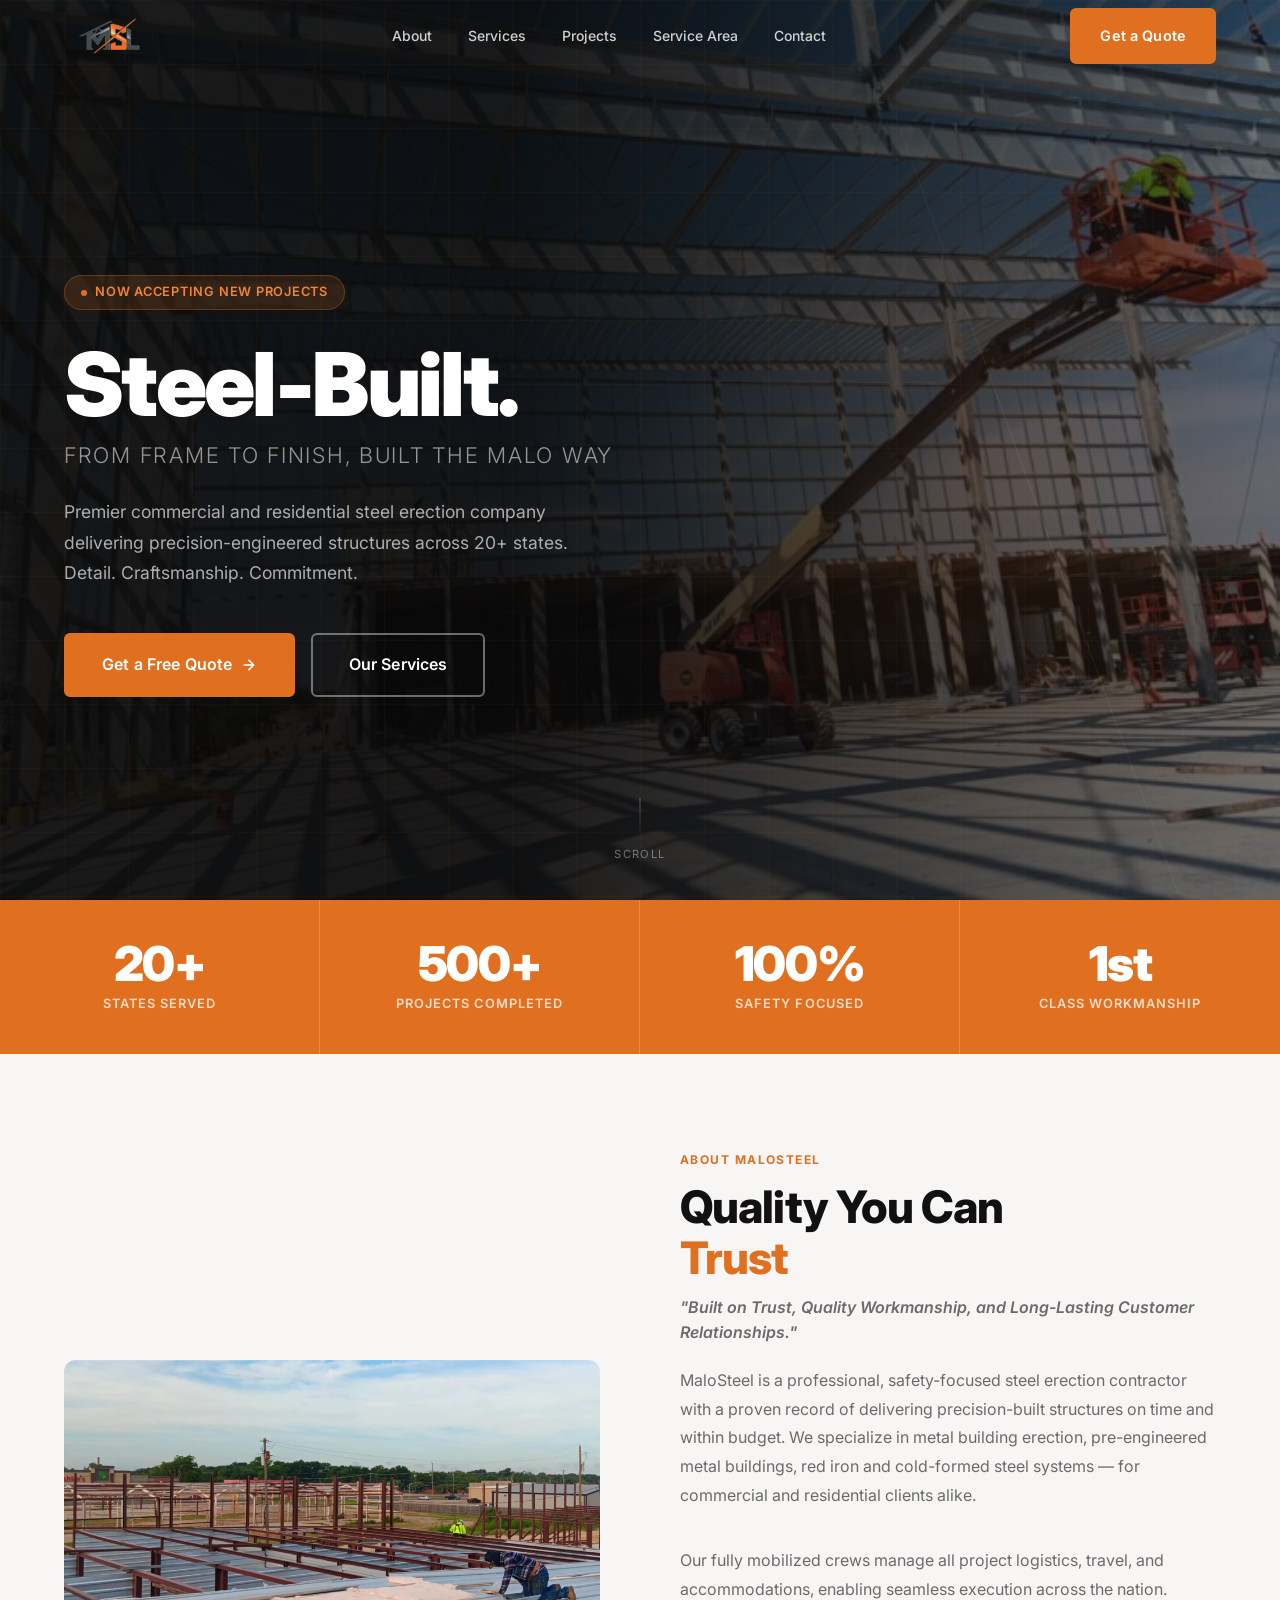
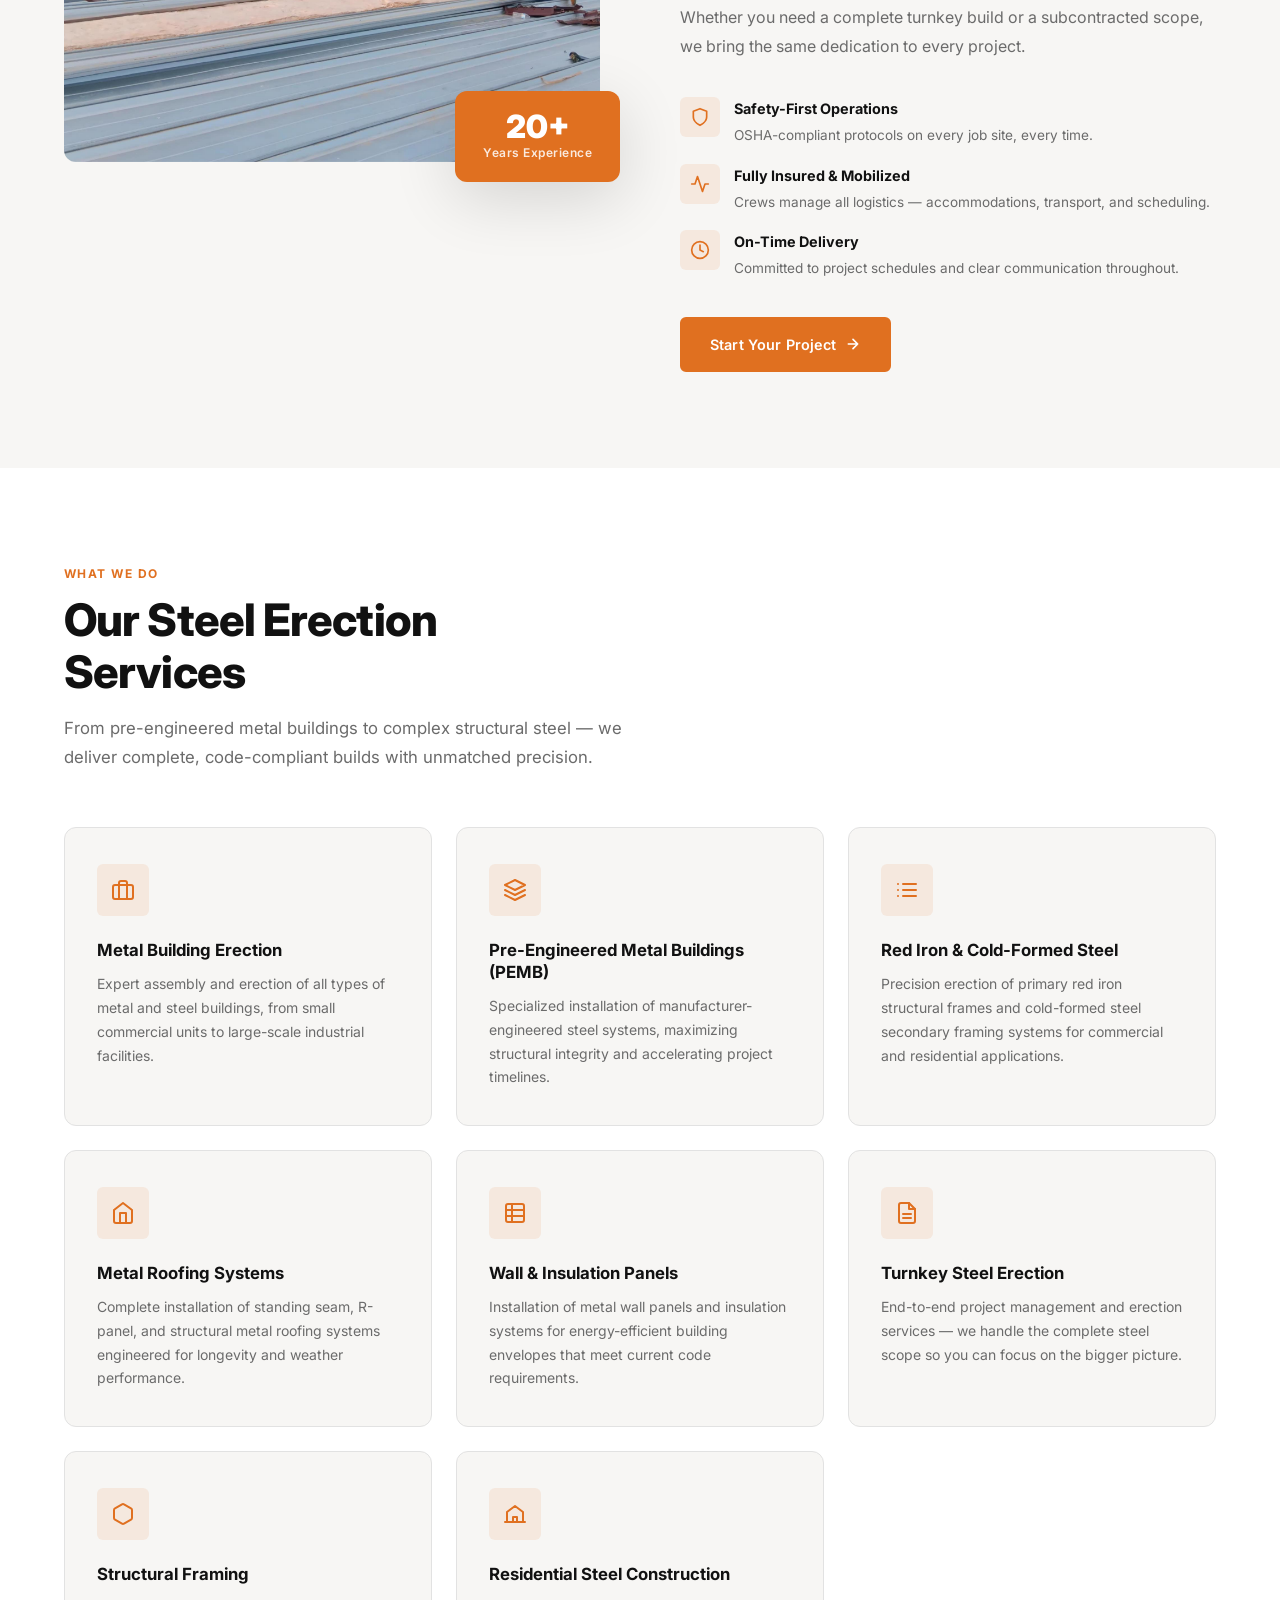
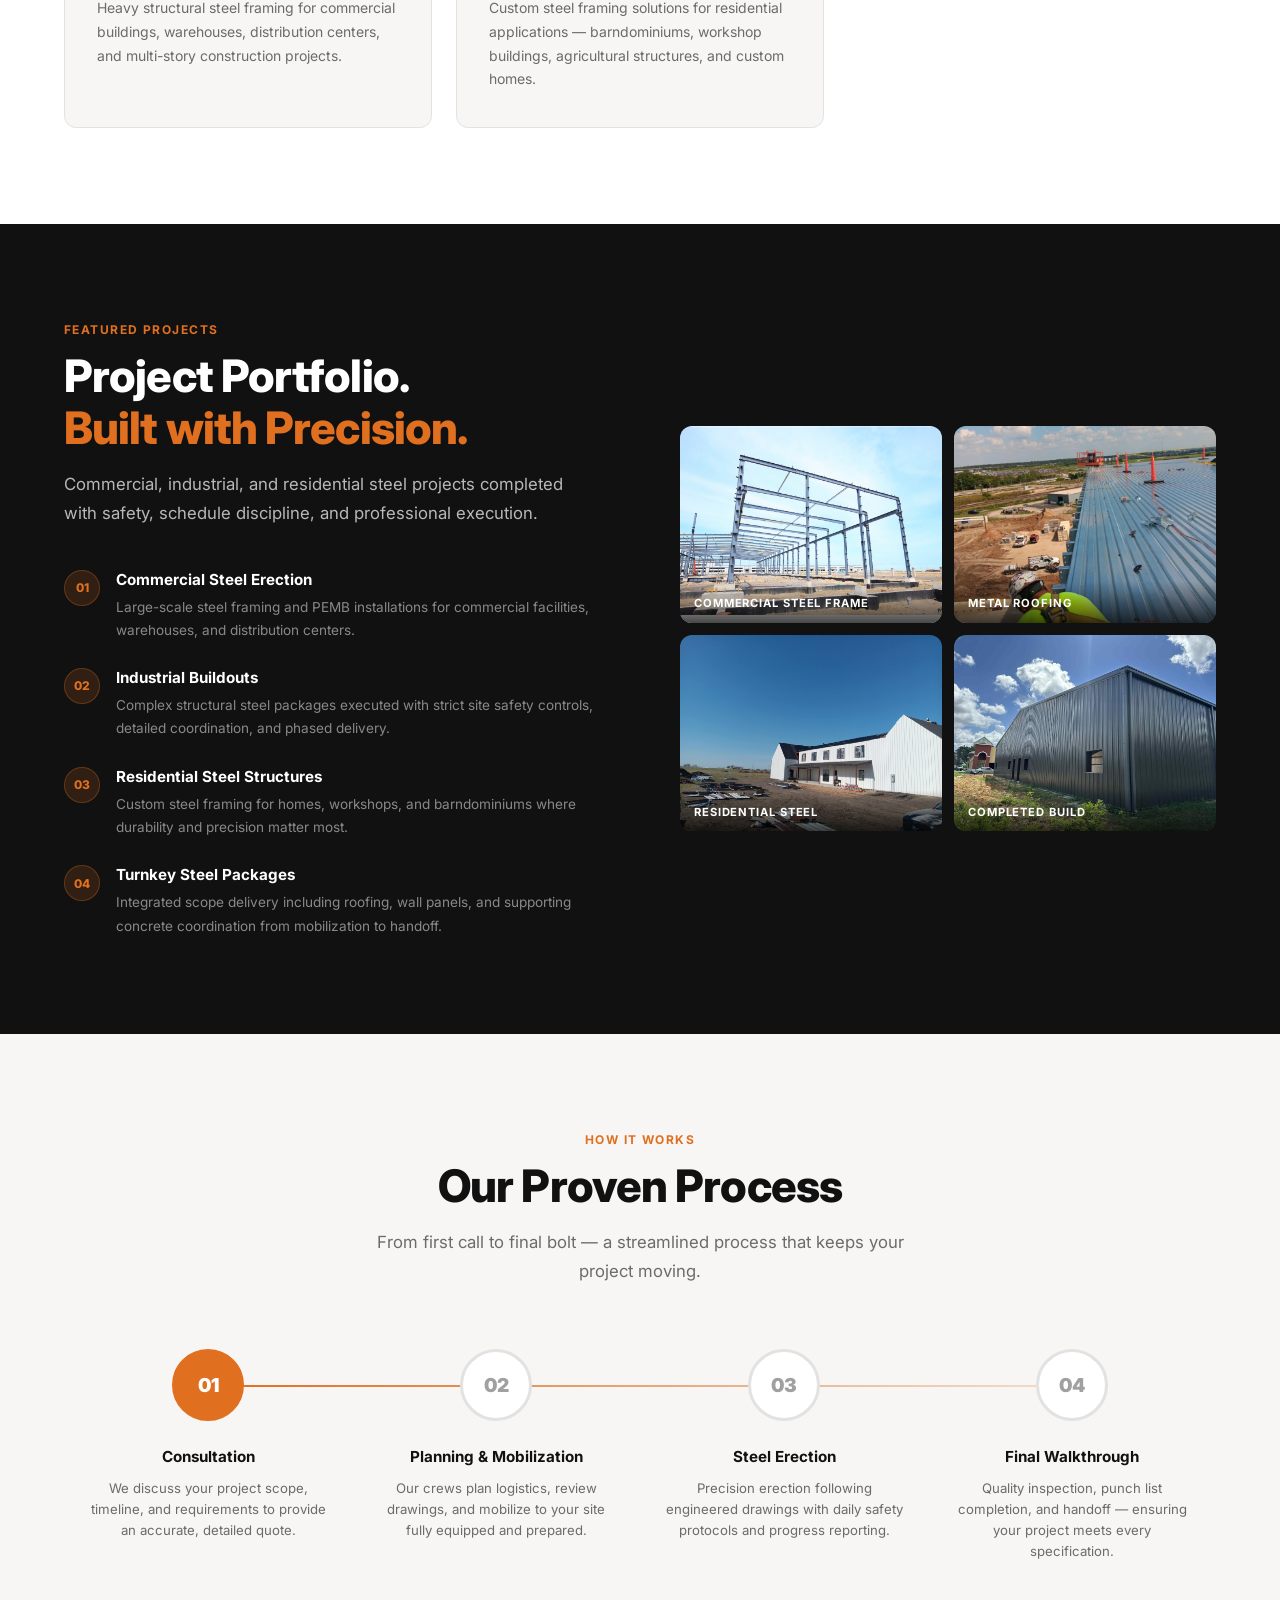
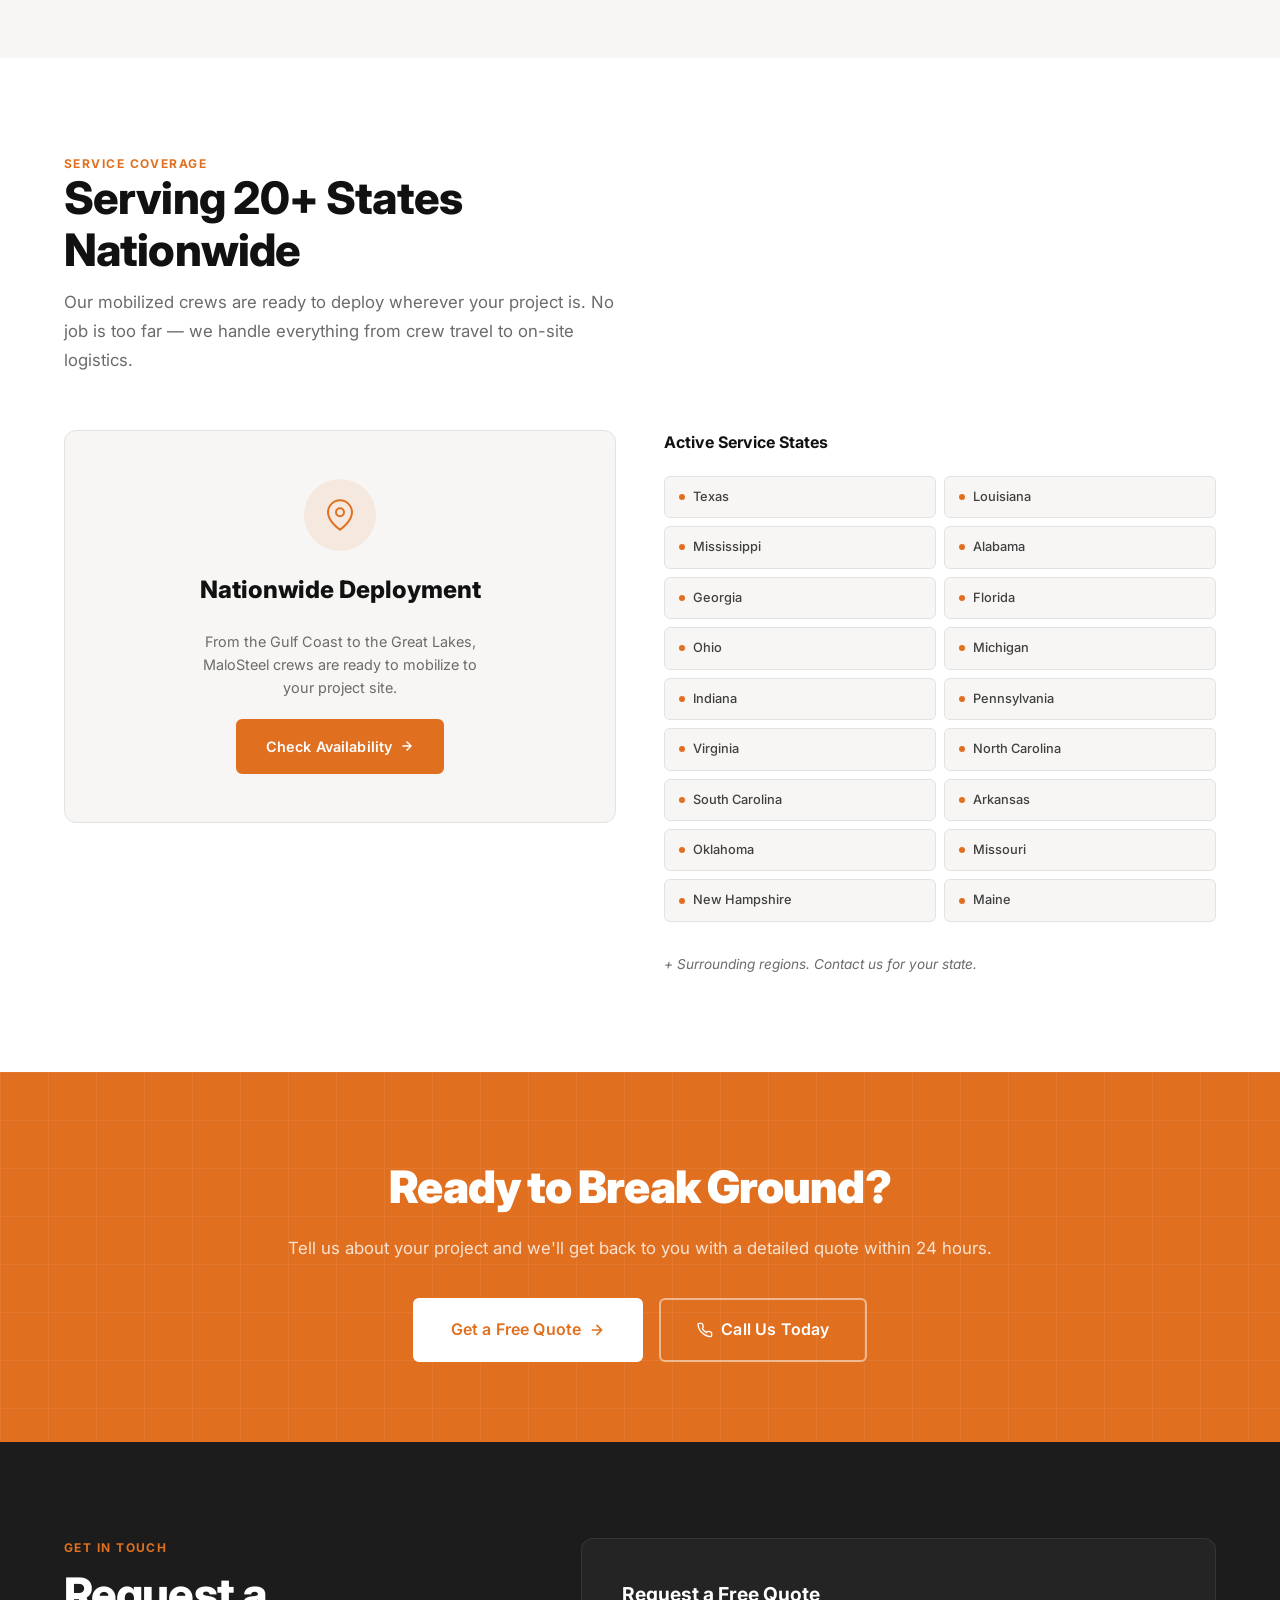
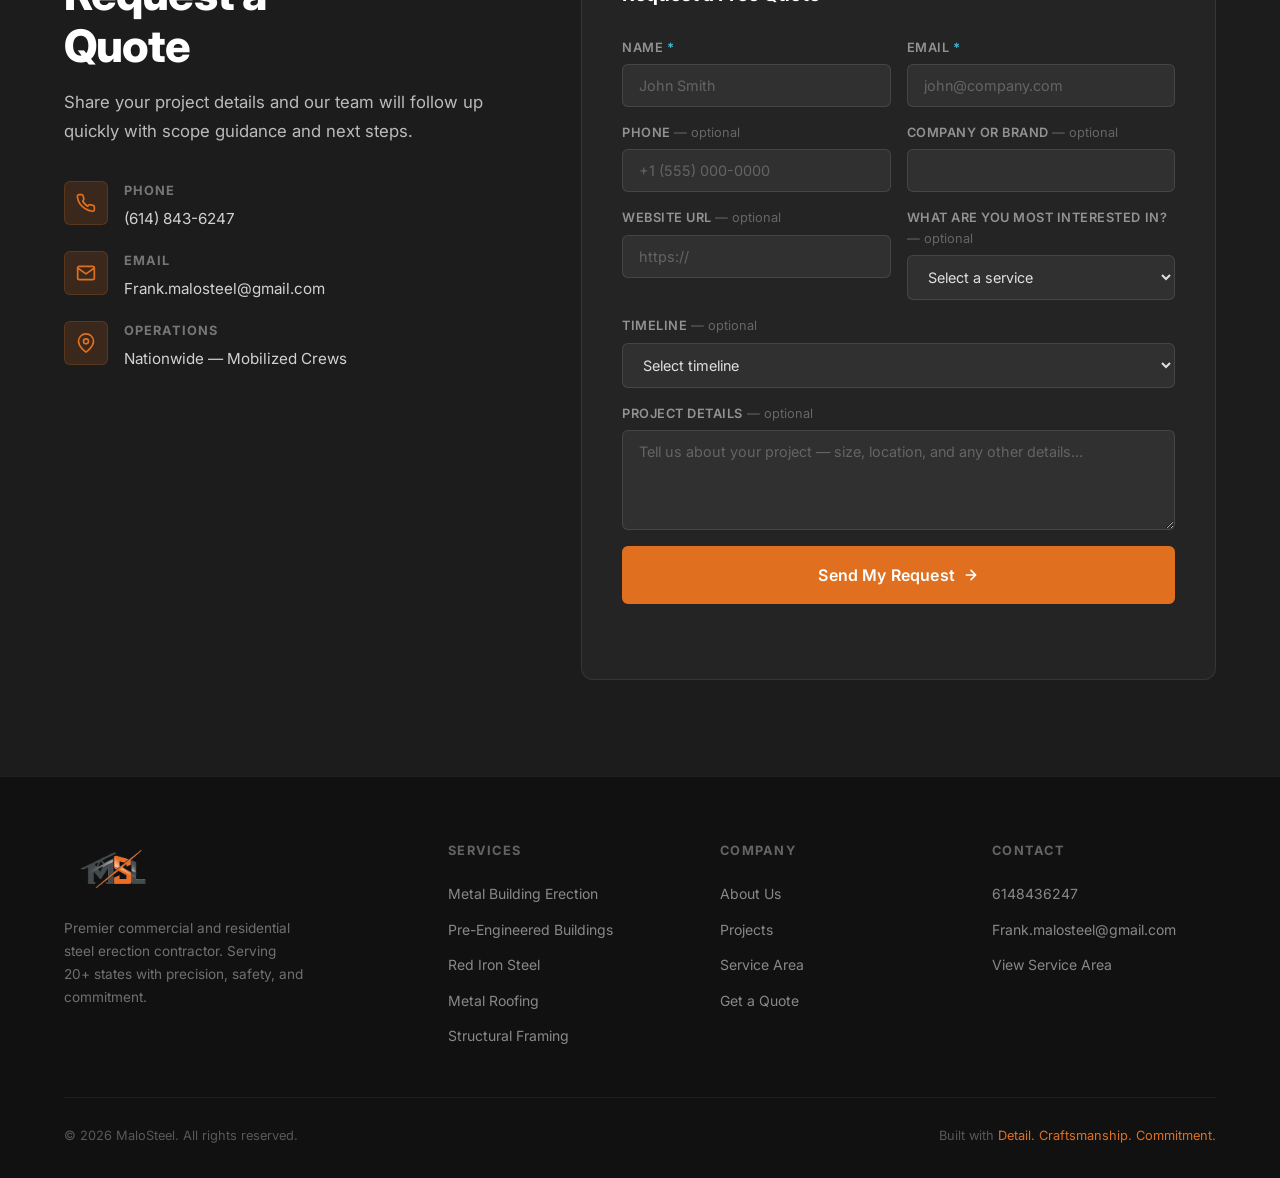
<file: index.html>
<!DOCTYPE html>
<html lang="en">
<head>
  <meta charset="UTF-8" />
  <meta name="viewport" content="width=device-width, initial-scale=1.0" />
  <title>MaloSteel | Premier Steel Erection Contractor</title>
  <meta name="description" content="MaloSteel is a premier commercial and residential steel erection company. Detail. Craftsmanship. Commitment. Serving 20+ states nationwide." />
  <meta name="keywords" content="steel erection, metal building, PEMB, pre-engineered metal buildings, steel contractor, commercial steel, residential steel" />

  <!-- Preconnect for performance -->
  <link rel="preconnect" href="https://fonts.googleapis.com" />
  <link rel="preconnect" href="https://fonts.gstatic.com" crossorigin />
  <link href="https://fonts.googleapis.com/css2?family=Inter:wght@300;400;500;600;700;800;900&display=swap" rel="stylesheet" />

  <link rel="stylesheet" href="style.css" />

</head>

<body>

  <!-- ===== NAVIGATION ===== -->
  <header class="nav" id="nav" role="banner">
    <div class="container">
      <div class="nav-inner">
        <a href="#home" class="nav-logo" aria-label="MaloSteel home">
          <img src="assets/MSL-logo-transparent.png" alt="MaloSteel" />
        </a>

        <nav class="nav-links" role="navigation" aria-label="Main navigation">
          <a href="#about">About</a>
          <a href="#services">Services</a>
          <a href="#projects">Projects</a>
          <a href="#area">Service Area</a>
          <a href="#contact">Contact</a>
        </nav>

        <a href="#contact" class="btn btn-primary nav-cta">Get a Quote</a>

        <button class="nav-hamburger" id="hamburger" aria-label="Toggle menu" aria-expanded="false">
          <span></span>
          <span></span>
          <span></span>
        </button>
      </div>
    </div>
  </header>

  <!-- Mobile nav -->
  <nav class="nav-mobile" id="mobileNav" aria-label="Mobile navigation">
    <a href="#about" class="mobile-link">About</a>
    <a href="#services" class="mobile-link">Services</a>
    <a href="#projects" class="mobile-link">Projects</a>
    <a href="#area" class="mobile-link">Service Area</a>
    <a href="#contact" class="mobile-link">Contact</a>
    <a href="#contact" class="btn btn-primary btn-lg">Get a Quote</a>
  </nav>

  <!-- ===== HERO ===== -->
  <section class="hero" id="home" aria-label="Hero">
    <div class="hero-bg" aria-hidden="true"></div>
    <div class="hero-beam" aria-hidden="true"></div>
    <div class="hero-beam-2" aria-hidden="true"></div>
    <div class="hero-glow" aria-hidden="true"></div>

    <div class="container">
      <div class="hero-content">
        <div class="hero-badge" aria-label="Status indicator">
          <span class="hero-badge-dot" aria-hidden="true"></span>
          Now Accepting New Projects
        </div>

        <h1>Steel-Built.</h1>

        <p class="hero-tagline">From Frame to Finish, Built the Malo Way</p>

        <p class="hero-desc">
          Premier commercial and residential steel erection company delivering
          precision-engineered structures across 20+ states. Detail.
          Craftsmanship. Commitment.
        </p>

        <div class="hero-actions">
          <a href="#contact" class="btn btn-primary btn-lg">
            Get a Free Quote
            <svg width="16" height="16" viewBox="0 0 24 24" fill="none" stroke="currentColor" stroke-width="2.5" stroke-linecap="round" stroke-linejoin="round" aria-hidden="true"><path d="M5 12h14M12 5l7 7-7 7"/></svg>
          </a>
          <a href="#services" class="btn btn-outline btn-lg">Our Services</a>
        </div>
      </div>
    </div>

    <div class="hero-scroll" aria-hidden="true">
      <div class="hero-scroll-line"></div>
      <span>Scroll</span>
    </div>
  </section>

  <!-- ===== STATS ===== -->
  <section class="stats" aria-label="Company statistics">
    <div class="container" style="padding:0; max-width:none;">
      <div class="stats-inner">
        <div class="stat-item reveal">
          <div class="stat-number">20+</div>
          <div class="stat-label">States Served</div>
        </div>
        <div class="stat-item reveal reveal-delay-1">
          <div class="stat-number">500+</div>
          <div class="stat-label">Projects Completed</div>
        </div>
        <div class="stat-item reveal reveal-delay-2">
          <div class="stat-number">100%</div>
          <div class="stat-label">Safety Focused</div>
        </div>
        <div class="stat-item reveal reveal-delay-3">
          <div class="stat-number">1st</div>
          <div class="stat-label">Class Workmanship</div>
        </div>
      </div>
    </div>
  </section>

  <!-- ===== ABOUT ===== -->
  <section class="about section" id="about" aria-labelledby="about-heading">
    <div class="container">
      <div class="about-grid">
        <div class="about-visual">
          <div class="about-photo-wrap">
            <img
              src="images/menworking_malosteel.jpeg"
              alt="MaloSteel crew installing metal roofing panels on an active job site"
              class="about-photo"
              loading="lazy"
            />
            <div class="about-badge">
              <div class="about-badge-num">20+</div>
              <div class="about-badge-txt">Years Experience</div>
            </div>
          </div>
        </div>

        <div class="about-content">
          <p class="label reveal">About MaloSteel</p>
          <h2 class="section-title reveal" id="about-heading">
            Quality You Can<br /><span>Trust</span>
          </h2>
          <p class="about-motto reveal">
            "Built on Trust, Quality Workmanship, and Long-Lasting Customer Relationships."
          </p>
          <p class="about-desc reveal">
            MaloSteel is a professional, safety-focused steel erection contractor
            with a proven record of delivering precision-built structures on time and
            within budget. We specialize in metal building erection, pre-engineered
            metal buildings, red iron and cold-formed steel systems — for commercial
            and residential clients alike.
          </p>
          <p class="about-desc reveal">
            Our fully mobilized crews manage all project logistics, travel, and
            accommodations, enabling seamless execution across the nation. Whether
            you need a complete turnkey build or a subcontracted scope, we bring
            the same dedication to every project.
          </p>

          <div class="about-features">
            <div class="about-feature reveal">
              <div class="about-feature-icon" aria-hidden="true">
                <svg width="20" height="20" viewBox="0 0 24 24" fill="none" stroke="currentColor" stroke-width="2" stroke-linecap="round" stroke-linejoin="round"><path d="M12 22s8-4 8-10V5l-8-3-8 3v7c0 6 8 10 8 10z"/></svg>
              </div>
              <div class="about-feature-text">
                <strong>Safety-First Operations</strong>
                <span>OSHA-compliant protocols on every job site, every time.</span>
              </div>
            </div>
            <div class="about-feature reveal reveal-delay-1">
              <div class="about-feature-icon" aria-hidden="true">
                <svg width="20" height="20" viewBox="0 0 24 24" fill="none" stroke="currentColor" stroke-width="2" stroke-linecap="round" stroke-linejoin="round"><polyline points="22 12 18 12 15 21 9 3 6 12 2 12"/></svg>
              </div>
              <div class="about-feature-text">
                <strong>Fully Insured & Mobilized</strong>
                <span>Crews manage all logistics — accommodations, transport, and scheduling.</span>
              </div>
            </div>
            <div class="about-feature reveal reveal-delay-2">
              <div class="about-feature-icon" aria-hidden="true">
                <svg width="20" height="20" viewBox="0 0 24 24" fill="none" stroke="currentColor" stroke-width="2" stroke-linecap="round" stroke-linejoin="round"><circle cx="12" cy="12" r="10"/><polyline points="12 6 12 12 16 14"/></svg>
              </div>
              <div class="about-feature-text">
                <strong>On-Time Delivery</strong>
                <span>Committed to project schedules and clear communication throughout.</span>
              </div>
            </div>
          </div>

          <a href="#contact" class="btn btn-primary reveal">
            Start Your Project
            <svg width="16" height="16" viewBox="0 0 24 24" fill="none" stroke="currentColor" stroke-width="2.5" stroke-linecap="round" stroke-linejoin="round" aria-hidden="true"><path d="M5 12h14M12 5l7 7-7 7"/></svg>
          </a>
        </div>
      </div>
    </div>
  </section>

  <!-- ===== SERVICES ===== -->
  <section class="services section" id="services" aria-labelledby="services-heading">
    <div class="container">
      <div class="section-header">
        <p class="label reveal">What We Do</p>
        <h2 class="section-title reveal" id="services-heading">
          Our Steel Erection<br />Services
        </h2>
        <p class="section-sub reveal">
          From pre-engineered metal buildings to complex structural steel — we
          deliver complete, code-compliant builds with unmatched precision.
        </p>
      </div>

      <div class="services-grid">

        <article class="service-card reveal">
          <div class="service-icon" aria-hidden="true">
            <svg width="24" height="24" viewBox="0 0 24 24" fill="none" stroke="currentColor" stroke-width="2" stroke-linecap="round" stroke-linejoin="round"><rect x="2" y="7" width="20" height="14" rx="2"/><path d="M16 21V5a2 2 0 0 0-2-2h-4a2 2 0 0 0-2 2v16"/></svg>
          </div>
          <h3>Metal Building Erection</h3>
          <p>Expert assembly and erection of all types of metal and steel buildings, from small commercial units to large-scale industrial facilities.</p>
        </article>

        <article class="service-card reveal reveal-delay-1">
          <div class="service-icon" aria-hidden="true">
            <svg width="24" height="24" viewBox="0 0 24 24" fill="none" stroke="currentColor" stroke-width="2" stroke-linecap="round" stroke-linejoin="round"><polygon points="12 2 2 7 12 12 22 7 12 2"/><polyline points="2 17 12 22 22 17"/><polyline points="2 12 12 17 22 12"/></svg>
          </div>
          <h3>Pre-Engineered Metal Buildings (PEMB)</h3>
          <p>Specialized installation of manufacturer-engineered steel systems, maximizing structural integrity and accelerating project timelines.</p>
        </article>

        <article class="service-card reveal reveal-delay-2">
          <div class="service-icon" aria-hidden="true">
            <svg width="24" height="24" viewBox="0 0 24 24" fill="none" stroke="currentColor" stroke-width="2" stroke-linecap="round" stroke-linejoin="round"><line x1="8" y1="6" x2="21" y2="6"/><line x1="8" y1="12" x2="21" y2="12"/><line x1="8" y1="18" x2="21" y2="18"/><line x1="3" y1="6" x2="3.01" y2="6"/><line x1="3" y1="12" x2="3.01" y2="12"/><line x1="3" y1="18" x2="3.01" y2="18"/></svg>
          </div>
          <h3>Red Iron & Cold-Formed Steel</h3>
          <p>Precision erection of primary red iron structural frames and cold-formed steel secondary framing systems for commercial and residential applications.</p>
        </article>

        <article class="service-card reveal">
          <div class="service-icon" aria-hidden="true">
            <svg width="24" height="24" viewBox="0 0 24 24" fill="none" stroke="currentColor" stroke-width="2" stroke-linecap="round" stroke-linejoin="round"><path d="M3 9l9-7 9 7v11a2 2 0 0 1-2 2H5a2 2 0 0 1-2-2z"/><polyline points="9 22 9 12 15 12 15 22"/></svg>
          </div>
          <h3>Metal Roofing Systems</h3>
          <p>Complete installation of standing seam, R-panel, and structural metal roofing systems engineered for longevity and weather performance.</p>
        </article>

        <article class="service-card reveal reveal-delay-1">
          <div class="service-icon" aria-hidden="true">
            <svg width="24" height="24" viewBox="0 0 24 24" fill="none" stroke="currentColor" stroke-width="2" stroke-linecap="round" stroke-linejoin="round"><rect x="3" y="3" width="18" height="18" rx="2"/><path d="M3 9h18M3 15h18M9 3v18"/></svg>
          </div>
          <h3>Wall & Insulation Panels</h3>
          <p>Installation of metal wall panels and insulation systems for energy-efficient building envelopes that meet current code requirements.</p>
        </article>

        <article class="service-card reveal reveal-delay-2">
          <div class="service-icon" aria-hidden="true">
            <svg width="24" height="24" viewBox="0 0 24 24" fill="none" stroke="currentColor" stroke-width="2" stroke-linecap="round" stroke-linejoin="round"><path d="M14 2H6a2 2 0 0 0-2 2v16a2 2 0 0 0 2 2h12a2 2 0 0 0 2-2V8z"/><polyline points="14 2 14 8 20 8"/><line x1="16" y1="13" x2="8" y2="13"/><line x1="16" y1="17" x2="8" y2="17"/></svg>
          </div>
          <h3>Turnkey Steel Erection</h3>
          <p>End-to-end project management and erection services — we handle the complete steel scope so you can focus on the bigger picture.</p>
        </article>

        <article class="service-card reveal">
          <div class="service-icon" aria-hidden="true">
            <svg width="24" height="24" viewBox="0 0 24 24" fill="none" stroke="currentColor" stroke-width="2" stroke-linecap="round" stroke-linejoin="round"><path d="M21 16V8a2 2 0 0 0-1-1.73l-7-4a2 2 0 0 0-2 0l-7 4A2 2 0 0 0 3 8v8a2 2 0 0 0 1 1.73l7 4a2 2 0 0 0 2 0l7-4A2 2 0 0 0 21 16z"/></svg>
          </div>
          <h3>Structural Framing</h3>
          <p>Heavy structural steel framing for commercial buildings, warehouses, distribution centers, and multi-story construction projects.</p>
        </article>

        <article class="service-card reveal reveal-delay-1">
          <div class="service-icon" aria-hidden="true">
            <svg width="24" height="24" viewBox="0 0 24 24" fill="none" stroke="currentColor" stroke-width="2" stroke-linecap="round" stroke-linejoin="round"><path d="M2 20h20M4 20V10l8-6 8 6v10"/><path d="M10 20v-5h4v5"/></svg>
          </div>
          <h3>Residential Steel Construction</h3>
          <p>Custom steel framing solutions for residential applications — barndominiums, workshop buildings, agricultural structures, and custom homes.</p>
        </article>

      </div>
    </div>
  </section>

  <!-- ===== WHY CHOOSE US ===== -->
  <section class="why section" id="projects" aria-labelledby="why-heading">
    <div class="container">
      <div class="why-grid">
        <div class="why-content">
          <p class="label reveal">Featured Projects</p>
          <h2 class="section-title section-title--light reveal" id="why-heading">
            Project Portfolio.<br /><span>Built with Precision.</span>
          </h2>
          <p class="section-sub section-sub--light reveal">
            Commercial, industrial, and residential steel projects completed with
            safety, schedule discipline, and professional execution.
          </p>

          <div class="why-points">
            <div class="why-point reveal">
              <div class="why-point-num">01</div>
              <div class="why-point-text">
                <h4>Commercial Steel Erection</h4>
                <p>Large-scale steel framing and PEMB installations for commercial facilities, warehouses, and distribution centers.</p>
              </div>
            </div>
            <div class="why-point reveal reveal-delay-1">
              <div class="why-point-num">02</div>
              <div class="why-point-text">
                <h4>Industrial Buildouts</h4>
                <p>Complex structural steel packages executed with strict site safety controls, detailed coordination, and phased delivery.</p>
              </div>
            </div>
            <div class="why-point reveal reveal-delay-2">
              <div class="why-point-num">03</div>
              <div class="why-point-text">
                <h4>Residential Steel Structures</h4>
                <p>Custom steel framing for homes, workshops, and barndominiums where durability and precision matter most.</p>
              </div>
            </div>
            <div class="why-point reveal reveal-delay-3">
              <div class="why-point-num">04</div>
              <div class="why-point-text">
                <h4>Turnkey Steel Packages</h4>
                <p>Integrated scope delivery including roofing, wall panels, and supporting concrete coordination from mobilization to handoff.</p>
              </div>
            </div>
          </div>
        </div>

        <div class="projects-grid">
          <div class="project-photo reveal">
            <img
              src="images/steel_erect_malosteel.png"
              alt="Large-scale commercial structural steel frame under erection"
              loading="lazy"
            />
            <div class="project-photo-label">Commercial Steel Frame</div>
          </div>
          <div class="project-photo reveal reveal-delay-1">
            <img
              src="images/att.ZjyksUfflgkncTgRLzP80mgqIWWQJcAdBgA3mqxLel8.jpeg"
              alt="MaloSteel crew member installing metal roof panels with safety harness"
              loading="lazy"
            />
            <div class="project-photo-label">Metal Roofing</div>
          </div>
          <div class="project-photo reveal reveal-delay-2">
            <img
              src="images/house_steel.jpeg"
              alt="Residential barndominium steel construction in progress"
              loading="lazy"
            />
            <div class="project-photo-label">Residential Steel</div>
          </div>
          <div class="project-photo reveal reveal-delay-3">
            <img
              src="images/malosteel_1.jpeg"
              alt="Completed commercial dark charcoal metal building exterior"
              loading="lazy"
            />
            <div class="project-photo-label">Completed Build</div>
          </div>
        </div>
      </div>
    </div>
  </section>

  <!-- ===== PROCESS ===== -->
  <section class="process section" aria-labelledby="process-heading">
    <div class="container">
      <div class="section-header" style="text-align:center; max-width:560px; margin:0 auto 64px;">
        <p class="label reveal">How It Works</p>
        <h2 class="section-title reveal" id="process-heading">Our Proven Process</h2>
        <p class="section-sub reveal" style="margin:0 auto;">
          From first call to final bolt — a streamlined process that keeps your project moving.
        </p>
      </div>

      <div class="process-steps">
        <div class="process-step reveal">
          <div class="process-step-num">01</div>
          <h3>Consultation</h3>
          <p>We discuss your project scope, timeline, and requirements to provide an accurate, detailed quote.</p>
        </div>
        <div class="process-step reveal reveal-delay-1">
          <div class="process-step-num">02</div>
          <h3>Planning & Mobilization</h3>
          <p>Our crews plan logistics, review drawings, and mobilize to your site fully equipped and prepared.</p>
        </div>
        <div class="process-step reveal reveal-delay-2">
          <div class="process-step-num">03</div>
          <h3>Steel Erection</h3>
          <p>Precision erection following engineered drawings with daily safety protocols and progress reporting.</p>
        </div>
        <div class="process-step reveal reveal-delay-3">
          <div class="process-step-num">04</div>
          <h3>Final Walkthrough</h3>
          <p>Quality inspection, punch list completion, and handoff — ensuring your project meets every specification.</p>
        </div>
      </div>
    </div>
  </section>

  <!-- ===== SERVICE AREA ===== -->
  <section class="area section" id="area" aria-labelledby="area-heading">
    <div class="container">
      <div class="area-intro">
        <p class="label reveal">Service Coverage</p>
        <h2 class="section-title reveal" id="area-heading">
          Serving 20+ States<br />Nationwide
        </h2>
        <p class="section-sub reveal">
          Our mobilized crews are ready to deploy wherever your project is. No job
          is too far — we handle everything from crew travel to on-site logistics.
        </p>
      </div>

      <div class="area-grid">
        <div class="area-map-placeholder reveal" role="img" aria-label="Service coverage map">
          <div class="area-map-icon">
            <svg width="32" height="32" viewBox="0 0 24 24" fill="none" stroke="currentColor" stroke-width="1.5" stroke-linecap="round" stroke-linejoin="round" aria-hidden="true"><path d="M21 10c0 7-9 13-9 13s-9-6-9-13a9 9 0 0 1 18 0z"/><circle cx="12" cy="10" r="3"/></svg>
          </div>
          <h3>Nationwide Deployment</h3>
          <p>From the Gulf Coast to the Great Lakes, MaloSteel crews are ready to mobilize to your project site.</p>
          <a href="#contact" class="btn btn-primary">
            Check Availability
            <svg width="14" height="14" viewBox="0 0 24 24" fill="none" stroke="currentColor" stroke-width="2.5" stroke-linecap="round" stroke-linejoin="round" aria-hidden="true"><path d="M5 12h14M12 5l7 7-7 7"/></svg>
          </a>
        </div>

        <div class="area-states reveal reveal-delay-1">
          <h3>Active Service States</h3>
          <div class="states-grid" role="list">
            <div class="state-tag" role="listitem"><span class="state-tag-dot" aria-hidden="true"></span>Texas</div>
            <div class="state-tag" role="listitem"><span class="state-tag-dot" aria-hidden="true"></span>Louisiana</div>
            <div class="state-tag" role="listitem"><span class="state-tag-dot" aria-hidden="true"></span>Mississippi</div>
            <div class="state-tag" role="listitem"><span class="state-tag-dot" aria-hidden="true"></span>Alabama</div>
            <div class="state-tag" role="listitem"><span class="state-tag-dot" aria-hidden="true"></span>Georgia</div>
            <div class="state-tag" role="listitem"><span class="state-tag-dot" aria-hidden="true"></span>Florida</div>
            <div class="state-tag" role="listitem"><span class="state-tag-dot" aria-hidden="true"></span>Ohio</div>
            <div class="state-tag" role="listitem"><span class="state-tag-dot" aria-hidden="true"></span>Michigan</div>
            <div class="state-tag" role="listitem"><span class="state-tag-dot" aria-hidden="true"></span>Indiana</div>
            <div class="state-tag" role="listitem"><span class="state-tag-dot" aria-hidden="true"></span>Pennsylvania</div>
            <div class="state-tag" role="listitem"><span class="state-tag-dot" aria-hidden="true"></span>Virginia</div>
            <div class="state-tag" role="listitem"><span class="state-tag-dot" aria-hidden="true"></span>North Carolina</div>
            <div class="state-tag" role="listitem"><span class="state-tag-dot" aria-hidden="true"></span>South Carolina</div>
            <div class="state-tag" role="listitem"><span class="state-tag-dot" aria-hidden="true"></span>Arkansas</div>
            <div class="state-tag" role="listitem"><span class="state-tag-dot" aria-hidden="true"></span>Oklahoma</div>
            <div class="state-tag" role="listitem"><span class="state-tag-dot" aria-hidden="true"></span>Missouri</div>
            <div class="state-tag" role="listitem"><span class="state-tag-dot" aria-hidden="true"></span>New Hampshire</div>
            <div class="state-tag" role="listitem"><span class="state-tag-dot" aria-hidden="true"></span>Maine</div>
          </div>
          <p class="area-note">+ Surrounding regions. Contact us for your state.</p>
        </div>
      </div>
    </div>
  </section>

  <!-- ===== CTA BANNER ===== -->
  <section class="cta-banner" aria-labelledby="cta-heading">
    <div class="container">
      <div class="cta-banner-content">
        <h2 class="reveal" id="cta-heading">Ready to Break Ground?</h2>
        <p class="reveal">
          Tell us about your project and we'll get back to you with a detailed quote within 24 hours.
        </p>
        <div class="cta-banner-actions">
          <a href="#contact" class="btn btn-white btn-lg reveal">
            Get a Free Quote
            <svg width="16" height="16" viewBox="0 0 24 24" fill="none" stroke="currentColor" stroke-width="2.5" stroke-linecap="round" stroke-linejoin="round" aria-hidden="true"><path d="M5 12h14M12 5l7 7-7 7"/></svg>
          </a>
          <a href="tel:+16148436247" class="btn btn-outline--white btn-lg reveal reveal-delay-1">
            <svg width="16" height="16" viewBox="0 0 24 24" fill="none" stroke="currentColor" stroke-width="2" stroke-linecap="round" stroke-linejoin="round" aria-hidden="true"><path d="M22 16.92v3a2 2 0 0 1-2.18 2 19.79 19.79 0 0 1-8.63-3.07A19.5 19.5 0 0 1 4.69 13a19.79 19.79 0 0 1-3.07-8.67A2 2 0 0 1 3.6 2h3a2 2 0 0 1 2 1.72 12.84 12.84 0 0 0 .7 2.81 2 2 0 0 1-.45 2.11L8.09 9.91a16 16 0 0 0 6 6l1.27-1.27a2 2 0 0 1 2.11-.45 12.84 12.84 0 0 0 2.81.7A2 2 0 0 1 22 16.92z"/></svg>
            Call Us Today
          </a>
        </div>
      </div>
    </div>
  </section>

  <!-- ===== CONTACT ===== -->
  <section class="contact section" id="contact" aria-labelledby="contact-heading">
    <div class="container">
      <div class="contact-grid">
        <div class="contact-info">
          <p class="label reveal">Get In Touch</p>
          <h2 class="section-title section-title--light reveal" id="contact-heading">
            Request a<br />Quote
          </h2>
          <p class="section-sub section-sub--light reveal">
            Share your project details and our team will follow up quickly with
            scope guidance and next steps.
          </p>

          <div class="contact-items">
            <div class="contact-item reveal">
              <div class="contact-item-icon" aria-hidden="true">
                <svg width="20" height="20" viewBox="0 0 24 24" fill="none" stroke="currentColor" stroke-width="2" stroke-linecap="round" stroke-linejoin="round"><path d="M22 16.92v3a2 2 0 0 1-2.18 2 19.79 19.79 0 0 1-8.63-3.07A19.5 19.5 0 0 1 4.69 13a19.79 19.79 0 0 1-3.07-8.67A2 2 0 0 1 3.6 2h3a2 2 0 0 1 2 1.72 12.84 12.84 0 0 0 .7 2.81 2 2 0 0 1-.45 2.11L8.09 9.91a16 16 0 0 0 6 6l1.27-1.27a2 2 0 0 1 2.11-.45 12.84 12.84 0 0 0 2.81.7A2 2 0 0 1 22 16.92z"/></svg>
              </div>
              <div class="contact-item-text">
                <strong>Phone</strong>
                <span>(614) 843-6247</span>
              </div>
            </div>
            <div class="contact-item reveal reveal-delay-1">
              <div class="contact-item-icon" aria-hidden="true">
                <svg width="20" height="20" viewBox="0 0 24 24" fill="none" stroke="currentColor" stroke-width="2" stroke-linecap="round" stroke-linejoin="round"><path d="M4 4h16c1.1 0 2 .9 2 2v12c0 1.1-.9 2-2 2H4c-1.1 0-2-.9-2-2V6c0-1.1.9-2 2-2z"/><polyline points="22,6 12,13 2,6"/></svg>
              </div>
              <div class="contact-item-text">
                <strong>Email</strong>
                <a href="mailto:Frank.malosteel@gmail.com">Frank.malosteel@gmail.com</a>
              </div>
            </div>
            <div class="contact-item reveal reveal-delay-2">
              <div class="contact-item-icon" aria-hidden="true">
                <svg width="20" height="20" viewBox="0 0 24 24" fill="none" stroke="currentColor" stroke-width="2" stroke-linecap="round" stroke-linejoin="round"><path d="M21 10c0 7-9 13-9 13s-9-6-9-13a9 9 0 0 1 18 0z"/><circle cx="12" cy="10" r="3"/></svg>
              </div>
              <div class="contact-item-text">
                <strong>Operations</strong>
                <span>Nationwide — Mobilized Crews</span>
              </div>
            </div>
          </div>
        </div>

        <div class="contact-form reveal">
          <h3>Request a Free Quote</h3>

          <form
            id="lead-form"
            action="https://rankn8n.com/webhook/malosteel-pro"
            method="POST"
            data-webhook-url="https://rankn8n.com/webhook/malosteel-pro"
            novalidate
          >
            <div class="form-row">
              <div class="form-group">
                <label for="name">Name <span class="form-required" aria-hidden="true">*</span></label>
                <input type="text" id="name" name="name" placeholder="John Smith" required autocomplete="name" />
              </div>
              <div class="form-group">
                <label for="email">Email <span class="form-required" aria-hidden="true">*</span></label>
                <input type="email" id="email" name="email" placeholder="john@company.com" required autocomplete="email" />
              </div>
            </div>

            <div class="form-row">
              <div class="form-group">
                <label for="phone">Phone <span class="form-optional">— optional</span></label>
                <input type="tel" id="phone" name="phone" placeholder="+1 (555) 000-0000" autocomplete="tel" />
              </div>
              <div class="form-group">
                <label for="company">Company or brand <span class="form-optional">— optional</span></label>
                <input type="text" id="company" name="company" autocomplete="organization" />
              </div>
            </div>

            <div class="form-row">
              <div class="form-group">
                <label for="website">Website URL <span class="form-optional">— optional</span></label>
                <input type="url" id="website" name="website" placeholder="https://" autocomplete="url" />
              </div>
              <div class="form-group">
                <label for="service">What are you most interested in? <span class="form-optional">— optional</span></label>
                <select id="service" name="service">
                  <option value="" disabled selected>Select a service</option>
                  <option>Metal Building Erection</option>
                  <option>Pre-Engineered Metal Buildings (PEMB)</option>
                  <option>Red Iron / Cold-Formed Steel</option>
                  <option>Metal Roofing Systems</option>
                  <option>Wall &amp; Insulation Panels</option>
                  <option>Turnkey Steel Erection</option>
                  <option>Structural Framing</option>
                  <option>Residential Steel</option>
                  <option>Other / Multiple</option>
                </select>
              </div>
            </div>

            <div class="form-group">
              <label for="timeline">Timeline <span class="form-optional">— optional</span></label>
              <select id="timeline" name="timeline">
                <option value="" disabled selected>Select timeline</option>
                <option>As soon as possible</option>
                <option>Within 1 month</option>
                <option>1–3 months</option>
                <option>3–6 months</option>
                <option>6–12 months</option>
                <option>Just exploring</option>
              </select>
            </div>

            <div class="form-group">
              <label for="message">Project Details <span class="form-optional">— optional</span></label>
              <textarea id="message" name="message" placeholder="Tell us about your project — size, location, and any other details..." rows="4"></textarea>
            </div>

            <button type="submit" class="btn btn-primary btn-lg form-submit">
              Send My Request
              <svg width="16" height="16" viewBox="0 0 24 24" fill="none" stroke="currentColor" stroke-width="2.5" stroke-linecap="round" stroke-linejoin="round" aria-hidden="true"><path d="M5 12h14M12 5l7 7-7 7"/></svg>
            </button>
            <p class="form-status" id="form-status" role="status" aria-live="polite"></p>
          </form>
        </div>
      </div>
    </div>
  </section>

  <!-- ===== FOOTER ===== -->
  <footer class="footer" role="contentinfo">
    <div class="container">
      <div class="footer-grid">
        <div class="footer-brand">
          <img src="assets/MSL-logo-transparent.png" alt="MaloSteel" />
          <p>
            Premier commercial and residential steel erection contractor.
            Serving 20+ states with precision, safety, and commitment.
          </p>
        </div>

        <div class="footer-col">
          <h4>Services</h4>
          <ul>
            <li><a href="#services">Metal Building Erection</a></li>
            <li><a href="#services">Pre-Engineered Buildings</a></li>
            <li><a href="#services">Red Iron Steel</a></li>
            <li><a href="#services">Metal Roofing</a></li>
            <li><a href="#services">Structural Framing</a></li>
          </ul>
        </div>

        <div class="footer-col">
          <h4>Company</h4>
          <ul>
            <li><a href="#about">About Us</a></li>
            <li><a href="#projects">Projects</a></li>
            <li><a href="#area">Service Area</a></li>
            <li><a href="#contact">Get a Quote</a></li>
          </ul>
        </div>

        <div class="footer-col">
          <h4>Contact</h4>
          <ul>
            <li><a href="tel:+16148436247">6148436247</a></li>
            <li><a href="mailto:Frank.malosteel@gmail.com">Frank.malosteel@gmail.com</a></li>
            <li><a href="#area">View Service Area</a></li>
          </ul>
        </div>
      </div>

      <div class="footer-bottom">
        <p>&copy; 2026 MaloSteel. All rights reserved.</p>
        <p>Built with <a href="#top">Detail. Craftsmanship. Commitment.</a></p>
      </div>
    </div>
  </footer>

  <script src="script.js" defer></script>

</body>
</html>
</file>
<file: style.css>
/* ===== RESET & BASE ===== */
*, *::before, *::after { box-sizing: border-box; margin: 0; padding: 0; }

:root {
  --orange:        #E07020;
  --orange-light:  #F08535;
  --orange-dark:   #C05C10;
  --dark:          #111111;
  --dark-2:        #1c1c1c;
  --charcoal:      #2d2d2d;
  --gray:          #404040;
  --mid-gray:      #6b6b6b;
  --light-gray:    #a0a0a0;
  --border:        #e2e2e2;
  --bg-light:      #f7f6f4;
  --bg-white:      #ffffff;
  --font:          'Inter', system-ui, -apple-system, sans-serif;
  --nav-h:         72px;
  --radius:        6px;
  --radius-lg:     12px;
  --shadow-sm:     0 2px 12px rgba(0,0,0,.08);
  --shadow:        0 6px 32px rgba(0,0,0,.10);
  --shadow-lg:     0 16px 64px rgba(0,0,0,.14);
  --transition:    .25s ease;
}

html { scroll-behavior: smooth; -webkit-font-smoothing: antialiased; }

body {
  font-family: var(--font);
  font-size: 16px;
  line-height: 1.6;
  color: var(--charcoal);
  background: var(--bg-white);
  overflow-x: hidden;
}

img { display: block; max-width: 100%; }
a { text-decoration: none; color: inherit; }
ul { list-style: none; }

/* ===== TYPOGRAPHY ===== */
.label {
  font-size: .75rem;
  font-weight: 700;
  letter-spacing: .12em;
  text-transform: uppercase;
  color: var(--orange);
}

.section-title {
  font-size: clamp(1.8rem, 4vw, 2.8rem);
  font-weight: 800;
  line-height: 1.15;
  color: var(--dark);
  letter-spacing: -.02em;
}

.section-title--light { color: var(--bg-white); }

.section-sub {
  font-size: 1.05rem;
  color: var(--mid-gray);
  max-width: 560px;
  line-height: 1.7;
}

.section-sub--light { color: rgba(255,255,255,.7); }

/* ===== LAYOUT ===== */
.container {
  width: 100%;
  max-width: 1200px;
  margin: 0 auto;
  padding: 0 24px;
}

.section { padding: 96px 0; }
.section--lg { padding: 120px 0; }
.section--sm { padding: 64px 0; }

.section-header { margin-bottom: 56px; }
.section-header .label { margin-bottom: 12px; }
.section-header .section-title { margin-bottom: 16px; }

/* ===== BUTTONS ===== */
.btn {
  display: inline-flex;
  align-items: center;
  gap: 8px;
  padding: 14px 28px;
  border-radius: var(--radius);
  font-family: var(--font);
  font-size: .9rem;
  font-weight: 600;
  cursor: pointer;
  border: 2px solid transparent;
  transition: all var(--transition);
  white-space: nowrap;
  letter-spacing: .01em;
}

.btn-primary {
  background: var(--orange);
  color: #fff;
  border-color: var(--orange);
}
.btn-primary:hover {
  background: var(--orange-dark);
  border-color: var(--orange-dark);
  transform: translateY(-1px);
  box-shadow: 0 8px 24px rgba(224,112,32,.35);
}

.btn-outline {
  background: transparent;
  color: #fff;
  border-color: rgba(255,255,255,.4);
}
.btn-outline:hover {
  background: rgba(255,255,255,.1);
  border-color: rgba(255,255,255,.7);
  transform: translateY(-1px);
}

.btn-outline--dark {
  color: var(--dark);
  border-color: var(--border);
}
.btn-outline--dark:hover {
  border-color: var(--orange);
  color: var(--orange);
}

.btn-lg { padding: 17px 36px; font-size: 1rem; }

/* Arrow icon */
.btn svg { transition: transform var(--transition); flex-shrink: 0; }
.btn:hover svg { transform: translateX(3px); }

/* ===== NAVIGATION ===== */
.nav {
  position: fixed;
  top: 0; left: 0; right: 0;
  z-index: 1000;
  height: var(--nav-h);
  display: flex;
  align-items: center;
  transition: background var(--transition), box-shadow var(--transition);
}

.nav.scrolled {
  background: rgba(17,17,17,.96);
  -webkit-backdrop-filter: blur(12px);
  backdrop-filter: blur(12px);
  box-shadow: 0 2px 20px rgba(0,0,0,.3);
}

.nav-inner {
  display: flex;
  align-items: center;
  justify-content: space-between;
  width: 100%;
}

.nav-logo img {
  height: 52px;
  width: auto;
}

.nav-links {
  display: flex;
  align-items: center;
  gap: 36px;
}

.nav-links a {
  font-size: .875rem;
  font-weight: 500;
  color: rgba(255,255,255,.8);
  transition: color var(--transition);
  position: relative;
}

.nav-links a::after {
  content: '';
  position: absolute;
  bottom: -4px; left: 0;
  width: 0; height: 2px;
  background: var(--orange);
  transition: width var(--transition);
}

.nav-links a:hover { color: #fff; }
.nav-links a:hover::after { width: 100%; }

.nav-cta { margin-left: 8px; }

.nav-hamburger {
  display: none;
  flex-direction: column;
  gap: 5px;
  cursor: pointer;
  padding: 8px;
  background: none;
  border: none;
}

.nav-hamburger span {
  display: block;
  width: 24px;
  height: 2px;
  background: #fff;
  transition: all var(--transition);
  transform-origin: center;
}

.nav-hamburger.open span:nth-child(1) { transform: translateY(7px) rotate(45deg); }
.nav-hamburger.open span:nth-child(2) { opacity: 0; }
.nav-hamburger.open span:nth-child(3) { transform: translateY(-7px) rotate(-45deg); }

.nav-mobile {
  display: none;
  position: fixed;
  inset: var(--nav-h) 0 0 0;
  background: rgba(17,17,17,.97);
  -webkit-backdrop-filter: blur(12px);
  backdrop-filter: blur(12px);
  z-index: 999;
  flex-direction: column;
  align-items: center;
  justify-content: center;
  gap: 32px;
}

.nav-mobile.open { display: flex; }

.nav-mobile a {
  font-size: 1.5rem;
  font-weight: 700;
  color: rgba(255,255,255,.85);
  transition: color var(--transition);
}

.nav-mobile a:hover { color: var(--orange); }

/* ===== HERO ===== */
.hero {
  position: relative;
  min-height: 100vh;
  display: flex;
  align-items: center;
  background-color: var(--dark);
  background-image:
    linear-gradient(to right, rgba(8,8,8,.92) 40%, rgba(8,8,8,.55)),
    url('images/steel_truck.jpeg');
  background-size: cover;
  background-position: center;
  overflow: hidden;
}

/* Structural grid background */
.hero-bg {
  position: absolute;
  inset: 0;
  background-image:
    linear-gradient(rgba(224,112,32,.04) 1px, transparent 1px),
    linear-gradient(90deg, rgba(224,112,32,.04) 1px, transparent 1px);
  background-size: 64px 64px;
}

/* Diagonal beam accent (like logo) */
.hero-beam {
  position: absolute;
  top: -20%;
  right: 5%;
  width: 3px;
  height: 160%;
  background: linear-gradient(180deg, transparent, var(--orange) 30%, var(--orange) 70%, transparent);
  transform: rotate(-20deg);
  opacity: .25;
  transform-origin: top center;
}

.hero-beam-2 {
  position: absolute;
  top: -20%;
  right: 18%;
  width: 1px;
  height: 160%;
  background: linear-gradient(180deg, transparent, rgba(255,255,255,.08) 50%, transparent);
  transform: rotate(-20deg);
  opacity: 1;
}

/* Radial glow */
.hero-glow {
  position: absolute;
  top: 10%;
  right: -10%;
  width: 60vw;
  height: 60vw;
  background: radial-gradient(circle, rgba(224,112,32,.12) 0%, transparent 70%);
  pointer-events: none;
}

.hero-content {
  position: relative;
  z-index: 1;
  padding-top: var(--nav-h);
}

.hero-badge {
  display: inline-flex;
  align-items: center;
  gap: 8px;
  background: rgba(224,112,32,.15);
  border: 1px solid rgba(224,112,32,.3);
  border-radius: 100px;
  padding: 6px 16px;
  font-size: .8rem;
  font-weight: 600;
  color: var(--orange-light);
  letter-spacing: .06em;
  text-transform: uppercase;
  margin-bottom: 28px;
}

.hero-badge-dot {
  width: 6px; height: 6px;
  border-radius: 50%;
  background: var(--orange);
  animation: pulse 2s infinite;
}

@keyframes pulse {
  0%, 100% { opacity: 1; transform: scale(1); }
  50%       { opacity: .5; transform: scale(1.4); }
}

.hero h1 {
  font-size: clamp(2.8rem, 7vw, 5.5rem);
  font-weight: 900;
  line-height: 1.05;
  letter-spacing: -.03em;
  color: var(--bg-white);
  margin-bottom: 8px;
}

.hero h1 span { color: var(--orange); }

.hero-tagline {
  font-size: clamp(1rem, 2.2vw, 1.35rem);
  font-weight: 300;
  color: rgba(255,255,255,.55);
  letter-spacing: .08em;
  text-transform: uppercase;
  margin-bottom: 24px;
}

.hero-desc {
  font-size: 1.1rem;
  color: rgba(255,255,255,.65);
  max-width: 540px;
  line-height: 1.75;
  margin-bottom: 44px;
}

.hero-actions {
  display: flex;
  gap: 16px;
  flex-wrap: wrap;
}

.hero-scroll {
  position: absolute;
  bottom: 36px;
  left: 50%;
  transform: translateX(-50%);
  display: flex;
  flex-direction: column;
  align-items: center;
  gap: 8px;
  color: rgba(255,255,255,.4);
  font-size: .7rem;
  letter-spacing: .12em;
  text-transform: uppercase;
  z-index: 1;
}

.hero-scroll-line {
  width: 1px;
  height: 40px;
  background: linear-gradient(180deg, rgba(255,255,255,.3), transparent);
  animation: scrollLine 2s ease infinite;
}

@keyframes scrollLine {
  0%   { opacity: 1; transform: scaleY(1); transform-origin: top; }
  100% { opacity: 0; transform: scaleY(0); transform-origin: top; }
}

/* ===== STATS STRIP ===== */
.stats {
  background: var(--orange);
  padding: 0;
}

.stats-inner {
  display: grid;
  grid-template-columns: repeat(4, 1fr);
}

.stat-item {
  padding: 40px 32px;
  text-align: center;
  border-right: 1px solid rgba(255,255,255,.2);
  position: relative;
}

.stat-item:last-child { border-right: none; }

.stat-number {
  font-size: clamp(2rem, 4vw, 3rem);
  font-weight: 900;
  color: #fff;
  line-height: 1;
  letter-spacing: -.03em;
  margin-bottom: 6px;
}

.stat-label {
  font-size: .8rem;
  font-weight: 600;
  color: rgba(255,255,255,.75);
  letter-spacing: .08em;
  text-transform: uppercase;
}

/* ===== ABOUT ===== */
.about { background: var(--bg-light); }

.about-grid {
  display: grid;
  grid-template-columns: 1fr 1fr;
  gap: 80px;
  align-items: center;
}

.about-visual {
  position: relative;
}

/* Steel I-beam illustration using CSS */
.steel-illustration {
  aspect-ratio: 4/3;
  background: var(--charcoal);
  border-radius: var(--radius-lg);
  overflow: hidden;
  position: relative;
  display: flex;
  align-items: center;
  justify-content: center;
}

.steel-illustration::before {
  content: '';
  position: absolute;
  inset: 0;
  background:
    linear-gradient(135deg, rgba(224,112,32,.15) 0%, transparent 60%),
    linear-gradient(rgba(255,255,255,.03) 1px, transparent 1px),
    linear-gradient(90deg, rgba(255,255,255,.03) 1px, transparent 1px);
  background-size: 100% 100%, 40px 40px, 40px 40px;
}

.steel-text-block {
  position: relative;
  z-index: 1;
  text-align: center;
  padding: 40px;
}

.steel-big-text {
  font-size: clamp(3rem, 8vw, 6rem);
  font-weight: 900;
  color: rgba(255,255,255,.07);
  letter-spacing: -.04em;
  line-height: 1;
  position: absolute;
  inset: 0;
  display: flex;
  align-items: center;
  justify-content: center;
}

.steel-values {
  display: flex;
  flex-direction: column;
  gap: 0;
  position: relative;
  z-index: 1;
}

.steel-value {
  font-size: clamp(1.4rem, 3vw, 2.2rem);
  font-weight: 800;
  color: #fff;
  padding: 20px 32px;
  border-bottom: 1px solid rgba(255,255,255,.08);
  display: flex;
  align-items: center;
  gap: 16px;
}

.steel-value:last-child { border-bottom: none; }

.steel-value-dot {
  width: 8px; height: 8px;
  border-radius: 50%;
  background: var(--orange);
  flex-shrink: 0;
}

.about-badge {
  position: absolute;
  bottom: -20px;
  right: -20px;
  background: var(--orange);
  color: #fff;
  border-radius: var(--radius-lg);
  padding: 20px 28px;
  text-align: center;
  box-shadow: var(--shadow-lg);
}

.about-badge-num {
  font-size: 2rem;
  font-weight: 900;
  line-height: 1;
}

.about-badge-txt {
  font-size: .75rem;
  font-weight: 600;
  opacity: .85;
  letter-spacing: .04em;
}

.about-content .label { margin-bottom: 12px; }
.about-content .section-title { margin-bottom: 10px; }
.about-content .section-title span { color: var(--orange); }

.about-motto {
  font-size: 1rem;
  font-weight: 600;
  color: var(--mid-gray);
  font-style: italic;
  margin-bottom: 20px;
}

.about-desc {
  color: var(--mid-gray);
  line-height: 1.8;
  margin-bottom: 36px;
}

.about-features {
  display: flex;
  flex-direction: column;
  gap: 16px;
  margin-bottom: 36px;
}

.about-feature {
  display: flex;
  align-items: flex-start;
  gap: 14px;
}

.about-feature-icon {
  width: 40px; height: 40px;
  border-radius: var(--radius);
  background: rgba(224,112,32,.1);
  display: flex;
  align-items: center;
  justify-content: center;
  flex-shrink: 0;
  color: var(--orange);
}

.about-feature-text strong {
  display: block;
  font-size: .9rem;
  font-weight: 700;
  color: var(--dark);
  margin-bottom: 2px;
}

.about-feature-text span {
  font-size: .85rem;
  color: var(--mid-gray);
}

/* ===== SERVICES ===== */
.services { background: var(--bg-white); }

.services-grid {
  display: grid;
  grid-template-columns: repeat(3, 1fr);
  gap: 24px;
}

.service-card {
  background: var(--bg-light);
  border: 1px solid var(--border);
  border-radius: var(--radius-lg);
  padding: 36px 32px;
  transition: all var(--transition);
  position: relative;
  overflow: hidden;
}

.service-card::before {
  content: '';
  position: absolute;
  bottom: 0; left: 0; right: 0;
  height: 3px;
  background: var(--orange);
  transform: scaleX(0);
  transition: transform var(--transition);
  transform-origin: left;
}

.service-card:hover {
  background: var(--bg-white);
  border-color: rgba(224,112,32,.25);
  transform: translateY(-4px);
  box-shadow: var(--shadow);
}

.service-card:hover::before { transform: scaleX(1); }

.service-icon {
  width: 52px; height: 52px;
  border-radius: var(--radius);
  background: rgba(224,112,32,.1);
  display: flex;
  align-items: center;
  justify-content: center;
  color: var(--orange);
  margin-bottom: 24px;
  transition: background var(--transition);
}

.service-card:hover .service-icon { background: var(--orange); color: #fff; }

.service-card h3 {
  font-size: 1.05rem;
  font-weight: 700;
  color: var(--dark);
  margin-bottom: 10px;
  line-height: 1.3;
}

.service-card p {
  font-size: .875rem;
  color: var(--mid-gray);
  line-height: 1.7;
}

/* ===== WHY CHOOSE US ===== */
.why { background: var(--dark); }

.why-grid {
  display: grid;
  grid-template-columns: 1fr 1fr;
  gap: 80px;
  align-items: center;
}

.why-content .label { margin-bottom: 12px; }
.why-content .section-title { margin-bottom: 16px; }
.why-content .section-title span { color: var(--orange); }
.why-content .section-sub { margin-bottom: 40px; }

.why-points {
  display: flex;
  flex-direction: column;
  gap: 24px;
}

.why-point {
  display: flex;
  gap: 16px;
}

.why-point-num {
  width: 36px; height: 36px;
  border-radius: 50%;
  background: rgba(224,112,32,.15);
  border: 1px solid rgba(224,112,32,.3);
  display: flex;
  align-items: center;
  justify-content: center;
  font-size: .75rem;
  font-weight: 800;
  color: var(--orange);
  flex-shrink: 0;
  margin-top: 2px;
}

.why-point-text h4 {
  font-size: .95rem;
  font-weight: 700;
  color: #fff;
  margin-bottom: 4px;
}

.why-point-text p {
  font-size: .85rem;
  color: rgba(255,255,255,.5);
  line-height: 1.7;
}

.why-visual {
  display: grid;
  grid-template-columns: 1fr 1fr;
  gap: 16px;
}

.why-card {
  background: rgba(255,255,255,.04);
  border: 1px solid rgba(255,255,255,.08);
  border-radius: var(--radius-lg);
  padding: 32px 24px;
  text-align: center;
  transition: all var(--transition);
}

.why-card:hover {
  background: rgba(224,112,32,.08);
  border-color: rgba(224,112,32,.2);
}

.why-card:nth-child(1) { margin-top: 24px; }
.why-card:nth-child(4) { margin-top: -24px; }

.why-card-icon {
  font-size: 2rem;
  margin-bottom: 12px;
  display: block;
}

.why-card h4 {
  font-size: 1.6rem;
  font-weight: 900;
  color: var(--orange);
  line-height: 1;
  margin-bottom: 6px;
}

.why-card p {
  font-size: .8rem;
  color: rgba(255,255,255,.45);
  letter-spacing: .04em;
  text-transform: uppercase;
  font-weight: 500;
}

/* ===== PROCESS ===== */
.process { background: var(--bg-light); }

.process-steps {
  display: grid;
  grid-template-columns: repeat(4, 1fr);
  gap: 0;
  position: relative;
}

.process-steps::before {
  content: '';
  position: absolute;
  top: 36px;
  left: calc(12.5% + 20px);
  right: calc(12.5% + 20px);
  height: 2px;
  background: linear-gradient(90deg, var(--orange), rgba(224,112,32,.2));
}

.process-step {
  padding: 0 24px;
  text-align: center;
  position: relative;
}

.process-step-num {
  width: 72px; height: 72px;
  border-radius: 50%;
  background: var(--bg-white);
  border: 3px solid var(--border);
  display: flex;
  align-items: center;
  justify-content: center;
  font-size: 1.2rem;
  font-weight: 900;
  color: var(--light-gray);
  margin: 0 auto 24px;
  position: relative;
  z-index: 1;
  transition: all var(--transition);
}

.process-step:first-child .process-step-num {
  background: var(--orange);
  border-color: var(--orange);
  color: #fff;
}

.process-step:hover .process-step-num {
  background: var(--orange);
  border-color: var(--orange);
  color: #fff;
}

.process-step h3 {
  font-size: .95rem;
  font-weight: 700;
  color: var(--dark);
  margin-bottom: 8px;
}

.process-step p {
  font-size: .825rem;
  color: var(--mid-gray);
  line-height: 1.6;
}

/* ===== SERVICE AREA ===== */
.area { background: var(--bg-white); }

.area-intro {
  max-width: 640px;
  margin-bottom: 56px;
}

.area-intro .section-title { margin-bottom: 12px; }
.area-intro .section-sub { margin-bottom: 0; }

.area-grid {
  display: grid;
  grid-template-columns: 1fr 1fr;
  gap: 48px;
  align-items: start;
}

.area-map-placeholder {
  background: var(--bg-light);
  border: 1px solid var(--border);
  border-radius: var(--radius-lg);
  padding: 48px;
  display: flex;
  flex-direction: column;
  align-items: center;
  justify-content: center;
  text-align: center;
  gap: 20px;
  min-height: 360px;
}

.area-map-icon {
  width: 72px; height: 72px;
  border-radius: 50%;
  background: rgba(224,112,32,.1);
  display: flex;
  align-items: center;
  justify-content: center;
  color: var(--orange);
}

.area-map-placeholder h3 {
  font-size: 1.5rem;
  font-weight: 800;
  color: var(--dark);
}

.area-map-placeholder p {
  font-size: .9rem;
  color: var(--mid-gray);
  max-width: 280px;
}

.area-states h3 {
  font-size: 1rem;
  font-weight: 700;
  color: var(--dark);
  margin-bottom: 20px;
}

.states-grid {
  display: grid;
  grid-template-columns: 1fr 1fr;
  gap: 8px;
  margin-bottom: 32px;
}

.state-tag {
  display: flex;
  align-items: center;
  gap: 8px;
  padding: 10px 14px;
  background: var(--bg-light);
  border: 1px solid var(--border);
  border-radius: var(--radius);
  font-size: .8rem;
  font-weight: 500;
  color: var(--gray);
  transition: all var(--transition);
}

.state-tag:hover {
  border-color: var(--orange);
  color: var(--orange);
  background: rgba(224,112,32,.05);
}

.state-tag-dot {
  width: 6px; height: 6px;
  border-radius: 50%;
  background: var(--orange);
  flex-shrink: 0;
}

.area-note {
  font-size: .85rem;
  color: var(--mid-gray);
  font-style: italic;
}

/* ===== CTA BANNER ===== */
.cta-banner {
  background: var(--orange);
  padding: 80px 0;
  text-align: center;
  position: relative;
  overflow: hidden;
}

.cta-banner::before {
  content: '';
  position: absolute;
  inset: 0;
  background:
    linear-gradient(rgba(255,255,255,.06) 1px, transparent 1px),
    linear-gradient(90deg, rgba(255,255,255,.06) 1px, transparent 1px);
  background-size: 48px 48px;
}

.cta-banner-content {
  position: relative;
  z-index: 1;
}

.cta-banner h2 {
  font-size: clamp(1.8rem, 4vw, 2.8rem);
  font-weight: 900;
  color: #fff;
  letter-spacing: -.02em;
  margin-bottom: 12px;
}

.cta-banner p {
  font-size: 1.05rem;
  color: rgba(255,255,255,.8);
  margin-bottom: 36px;
}

.cta-banner-actions {
  display: flex;
  justify-content: center;
  gap: 16px;
  flex-wrap: wrap;
}

.btn-white {
  background: #fff;
  color: var(--orange);
  border-color: #fff;
}
.btn-white:hover {
  background: rgba(255,255,255,.9);
  transform: translateY(-1px);
  box-shadow: 0 8px 24px rgba(0,0,0,.15);
}

.btn-outline--white {
  background: transparent;
  color: #fff;
  border-color: rgba(255,255,255,.5);
}
.btn-outline--white:hover {
  background: rgba(255,255,255,.1);
  border-color: #fff;
}

/* ===== CONTACT ===== */
.contact { background: var(--dark-2); }

.contact-grid {
  display: grid;
  grid-template-columns: 1fr 1.4fr;
  gap: 64px;
}

.contact-info .label { margin-bottom: 12px; }
.contact-info .section-title { margin-bottom: 16px; }
.contact-info .section-sub { margin-bottom: 36px; }

.contact-items {
  display: flex;
  flex-direction: column;
  gap: 20px;
  margin-bottom: 40px;
}

.contact-item {
  display: flex;
  align-items: flex-start;
  gap: 16px;
}

.contact-item-icon {
  width: 44px; height: 44px;
  border-radius: var(--radius);
  background: rgba(224,112,32,.15);
  border: 1px solid rgba(224,112,32,.2);
  display: flex;
  align-items: center;
  justify-content: center;
  color: var(--orange);
  flex-shrink: 0;
}

.contact-item-text strong {
  display: block;
  font-size: .8rem;
  font-weight: 700;
  color: rgba(255,255,255,.4);
  text-transform: uppercase;
  letter-spacing: .08em;
  margin-bottom: 4px;
}

.contact-item-text span,
.contact-item-text a {
  font-size: .95rem;
  color: rgba(255,255,255,.8);
  text-decoration: none;
}

.contact-item-text a:hover {
  color: #fff;
}

/* Contact form */
.contact-form {
  background: rgba(255,255,255,.04);
  border: 1px solid rgba(255,255,255,.08);
  border-radius: var(--radius-lg);
  padding: 40px;
}

.contact-form h3 {
  font-size: 1.2rem;
  font-weight: 700;
  color: #fff;
  margin-bottom: 28px;
}

.form-row {
  display: grid;
  grid-template-columns: 1fr 1fr;
  gap: 16px;
}

.form-group {
  display: flex;
  flex-direction: column;
  gap: 6px;
  margin-bottom: 16px;
}

.form-group label {
  font-size: .8rem;
  font-weight: 600;
  color: rgba(255,255,255,.5);
  letter-spacing: .04em;
  text-transform: uppercase;
}

.form-required {
  color: var(--accent, #43B4D0);
  font-weight: 700;
}

.form-optional {
  font-weight: 400;
  text-transform: none;
  letter-spacing: 0;
  color: rgba(255,255,255,.3);
}

.form-group input,
.form-group select,
.form-group textarea {
  background: rgba(255,255,255,.06);
  border: 1px solid rgba(255,255,255,.1);
  border-radius: var(--radius);
  padding: 12px 16px;
  font-family: var(--font);
  font-size: .9rem;
  color: rgba(255,255,255,.85);
  transition: border-color var(--transition), background var(--transition);
  outline: none;
  width: 100%;
}

.form-group input::placeholder,
.form-group textarea::placeholder { color: rgba(255,255,255,.25); }

.form-group input:focus,
.form-group select:focus,
.form-group textarea:focus {
  border-color: rgba(224,112,32,.5);
  background: rgba(255,255,255,.08);
}

.form-group select option { background: var(--charcoal); color: #fff; }
.form-group textarea { resize: vertical; min-height: 100px; }

.form-submit { width: 100%; justify-content: center; }

.form-status {
  min-height: 1.4em;
  margin-top: 14px;
  font-size: .9rem;
  line-height: 1.5;
  color: rgba(255,255,255,.72);
}

.form-status.is-error {
  color: #fca5a5;
}

.form-status.is-success {
  color: #86efac;
}

/* ===== FOOTER ===== */
.footer {
  background: var(--dark);
  padding: 64px 0 32px;
  border-top: 1px solid rgba(255,255,255,.06);
}

.footer-grid {
  display: grid;
  grid-template-columns: 1.5fr 1fr 1fr 1fr;
  gap: 48px;
  margin-bottom: 48px;
}

.footer-brand img {
  height: 56px;
  margin-bottom: 20px;
}

.footer-brand p {
  font-size: .85rem;
  color: rgba(255,255,255,.4);
  line-height: 1.7;
  margin-bottom: 24px;
  max-width: 240px;
}

.footer-col h4 {
  font-size: .8rem;
  font-weight: 700;
  color: rgba(255,255,255,.35);
  letter-spacing: .1em;
  text-transform: uppercase;
  margin-bottom: 20px;
}

.footer-col ul { display: flex; flex-direction: column; gap: 10px; }

.footer-col li a {
  font-size: .875rem;
  color: rgba(255,255,255,.5);
  transition: color var(--transition);
}

.footer-col li a:hover { color: rgba(255,255,255,.9); }

.footer-bottom {
  display: flex;
  justify-content: space-between;
  align-items: center;
  padding-top: 28px;
  border-top: 1px solid rgba(255,255,255,.06);
  flex-wrap: wrap;
  gap: 12px;
}

.footer-bottom p {
  font-size: .8rem;
  color: rgba(255,255,255,.3);
}

.footer-bottom a { color: var(--orange); }

/* ===== SCROLL REVEAL ===== */
.reveal {
  opacity: 0;
  transform: translateY(28px);
  transition: opacity .6s ease, transform .6s ease;
}

.reveal.revealed {
  opacity: 1;
  transform: translateY(0);
}

.reveal-delay-1 { transition-delay: .1s; }
.reveal-delay-2 { transition-delay: .2s; }
.reveal-delay-3 { transition-delay: .3s; }
.reveal-delay-4 { transition-delay: .4s; }

/* ===== RESPONSIVE ===== */
@media (max-width: 1024px) {
  .services-grid { grid-template-columns: repeat(2, 1fr); }
  .footer-grid { grid-template-columns: 1fr 1fr; }
  .about-grid, .why-grid { gap: 48px; }
}

@media (max-width: 768px) {
  :root { --nav-h: 64px; }
  .section { padding: 64px 0; }
  .section--lg { padding: 80px 0; }

  .nav-links, .nav-cta { display: none; }
  .nav-hamburger { display: flex; }

  .hero h1 { font-size: clamp(2.2rem, 10vw, 3.5rem); }

  .about-grid,
  .why-grid,
  .contact-grid,
  .area-grid { grid-template-columns: 1fr; gap: 40px; }

  .about-visual { display: none; }

  .stats-inner { grid-template-columns: repeat(2, 1fr); }
  .stat-item:nth-child(2) { border-right: none; }

  .services-grid { grid-template-columns: 1fr; }

  .process-steps {
    grid-template-columns: 1fr 1fr;
    gap: 32px;
  }

  .process-steps::before { display: none; }

  .why-visual {
    order: -1;
    grid-template-columns: repeat(4, 1fr);
    gap: 12px;
  }

  .why-card { padding: 20px 12px; }
  .why-card:nth-child(1), .why-card:nth-child(4) { margin: 0; }

  .contact-form { padding: 28px 20px; }
  .form-row { grid-template-columns: 1fr; }

  .footer-grid { grid-template-columns: 1fr; gap: 32px; }
  .footer-bottom { flex-direction: column; text-align: center; }
}

@media (max-width: 480px) {
  .hero-actions { flex-direction: column; }
  .btn-lg { width: 100%; justify-content: center; }
  .stats-inner { grid-template-columns: 1fr 1fr; }
  .process-steps { grid-template-columns: 1fr; }
  .states-grid { grid-template-columns: 1fr; }
  .why-visual { grid-template-columns: 1fr 1fr; }
  .projects-grid { gap: 8px; }
}

/* ===== ABOUT PHOTO ===== */
.about-photo-wrap { position: relative; }

.about-photo {
  width: 100%;
  aspect-ratio: 4/3;
  object-fit: cover;
  object-position: center top;
  border-radius: var(--radius-lg);
  display: block;
}

/* ===== PROJECTS PHOTO GRID ===== */
.projects-grid {
  display: grid;
  grid-template-columns: 1fr 1fr;
  gap: 12px;
}

.project-photo {
  position: relative;
  border-radius: var(--radius-lg);
  overflow: hidden;
  aspect-ratio: 4/3;
}

.project-photo img {
  width: 100%;
  height: 100%;
  object-fit: cover;
  object-position: center center;
  transition: transform .5s ease;
  display: block;
}

.project-photo:nth-child(1) img {
  object-position: center 55%;
  transform: scale(1.08);
}

.project-photo:hover img { transform: scale(1.05); }

.project-photo:nth-child(1):hover img { transform: scale(1.12); }

.project-photo-label {
  position: absolute;
  bottom: 0; left: 0; right: 0;
  padding: 14px 14px 10px;
  background: linear-gradient(transparent, rgba(0,0,0,.72));
  color: #fff;
  font-size: .7rem;
  font-weight: 700;
  letter-spacing: .08em;
  text-transform: uppercase;
}

@media (max-width: 768px) {
  .projects-grid { grid-template-columns: 1fr 1fr; gap: 8px; }
}
</file>
